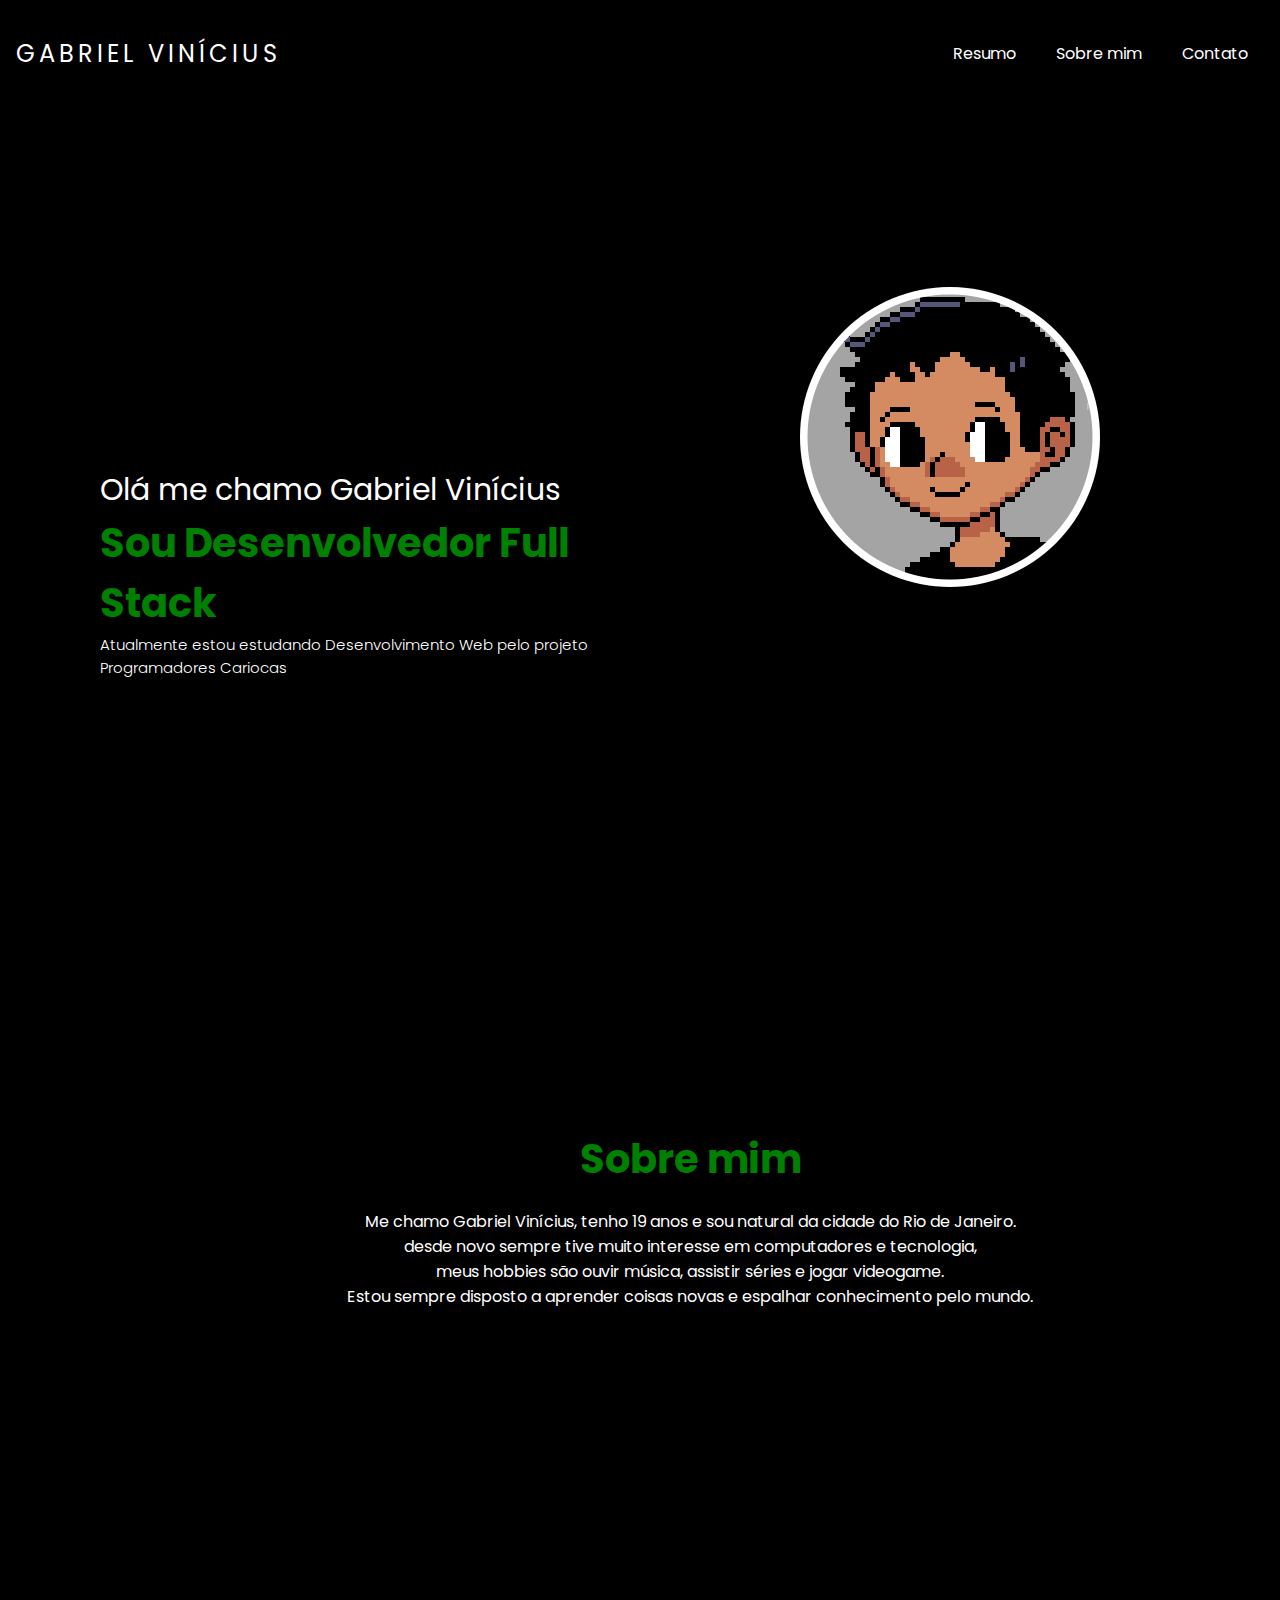
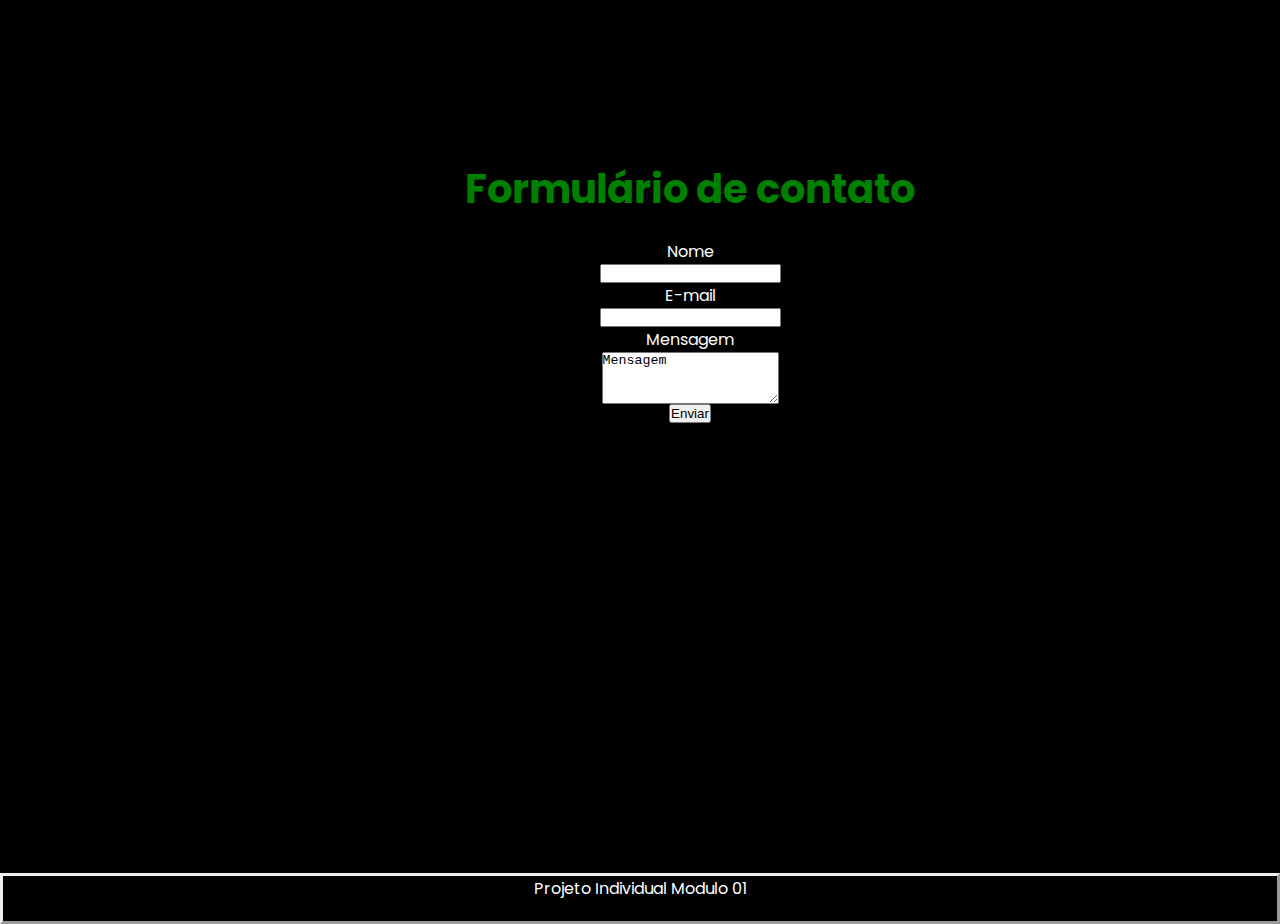
<file: portfolio/index.html>
<!DOCTYPE html>
<html lang="en">
  <head>
    <meta charset="UTF-8" />
    <meta http-equiv="X-UA-Compatible" content="IE=edge" />
    <meta name="viewport" content="width=device-width, initial-scale=1.0" />
    <title>Portfolio</title>
    <link rel="stylesheet" href=".//css/style.css" />
    <link rel="preconnect" href="https://fonts.googleapis.com">
    <link rel="preconnect" href="https://fonts.gstatic.com" crossorigin>
    <link href="https://fonts.googleapis.com/css2?family=Poppins:wght@300;400;600;700&display=swap" rel="stylesheet">
    <link rel="shortcut icon" href=".//imagens/logo3.png" type="image/x-icon">
  </head>
  <body>
    <header class="header">
      <a href=".//index.html" class="logo">Gabriel Vinícius</a>
      <nav class="nav">
        <button
          class="btn-menu"
          aria-label="Abrir Menu"
          aria-haspopup="true"
          aria-controls="menu"
          aria-expanded="false"
        >
        <span class="hamburger"></span>
        </button>
        <!-- <input type="checkbox" id="checkbox" class="checkbox" />
        <label for="checkbox" class="label-menu"
          >Menu<span class="hamburger"></span
        ></label> -->
        <ul class="menu" id="menu" role="menu">
          <li><a href=".//index.html">Resumo</a></li>
          <li><a href="#sobreMim">Sobre mim</a></li>
          <li><a href="#fim">Contato</a></li>
        </ul>
      </nav>
    </header>
    <main>
        <img src=".//imagens/eu3.png" alt="eu">
        <div id="textosResumo">
<h3>Olá me chamo Gabriel Vinícius</h3>
<h1>Sou Desenvolvedor Full Stack</h1>
<h5>Atualmente estou estudando Desenvolvimento Web pelo projeto Programadores Cariocas</h5>
</div>


<div id="sobreMim">
    <h1>Sobre mim</h1>
    <p>Me chamo Gabriel Vinícius, tenho 19 anos e sou natural da cidade do Rio de Janeiro.</p>  
        <p>desde novo sempre tive muito interesse em computadores e tecnologia,</p>
<p>meus hobbies são ouvir música, assistir séries e jogar videogame.</p>
<p>Estou sempre disposto a aprender coisas novas e espalhar conhecimento pelo mundo.</p>

<div id="contato">
<h1>Formulário de contato</h1>
<div id="formularioDeContato">
<label for="name">Nome</label>
<input type="text" name="name" id="name" />
<label for="email">E-mail</label>
<input type="email" name="email" id="email" />
<label for="message">Mensagem</label>
<textarea name="message">Mensagem</textarea>
<button type="submit">Enviar</button>
</div>
</div>
    </main>

    <footer id="fim">
      <p>Projeto Individual Modulo 01</p>
  </footer>

  </body>
</html>
</file>
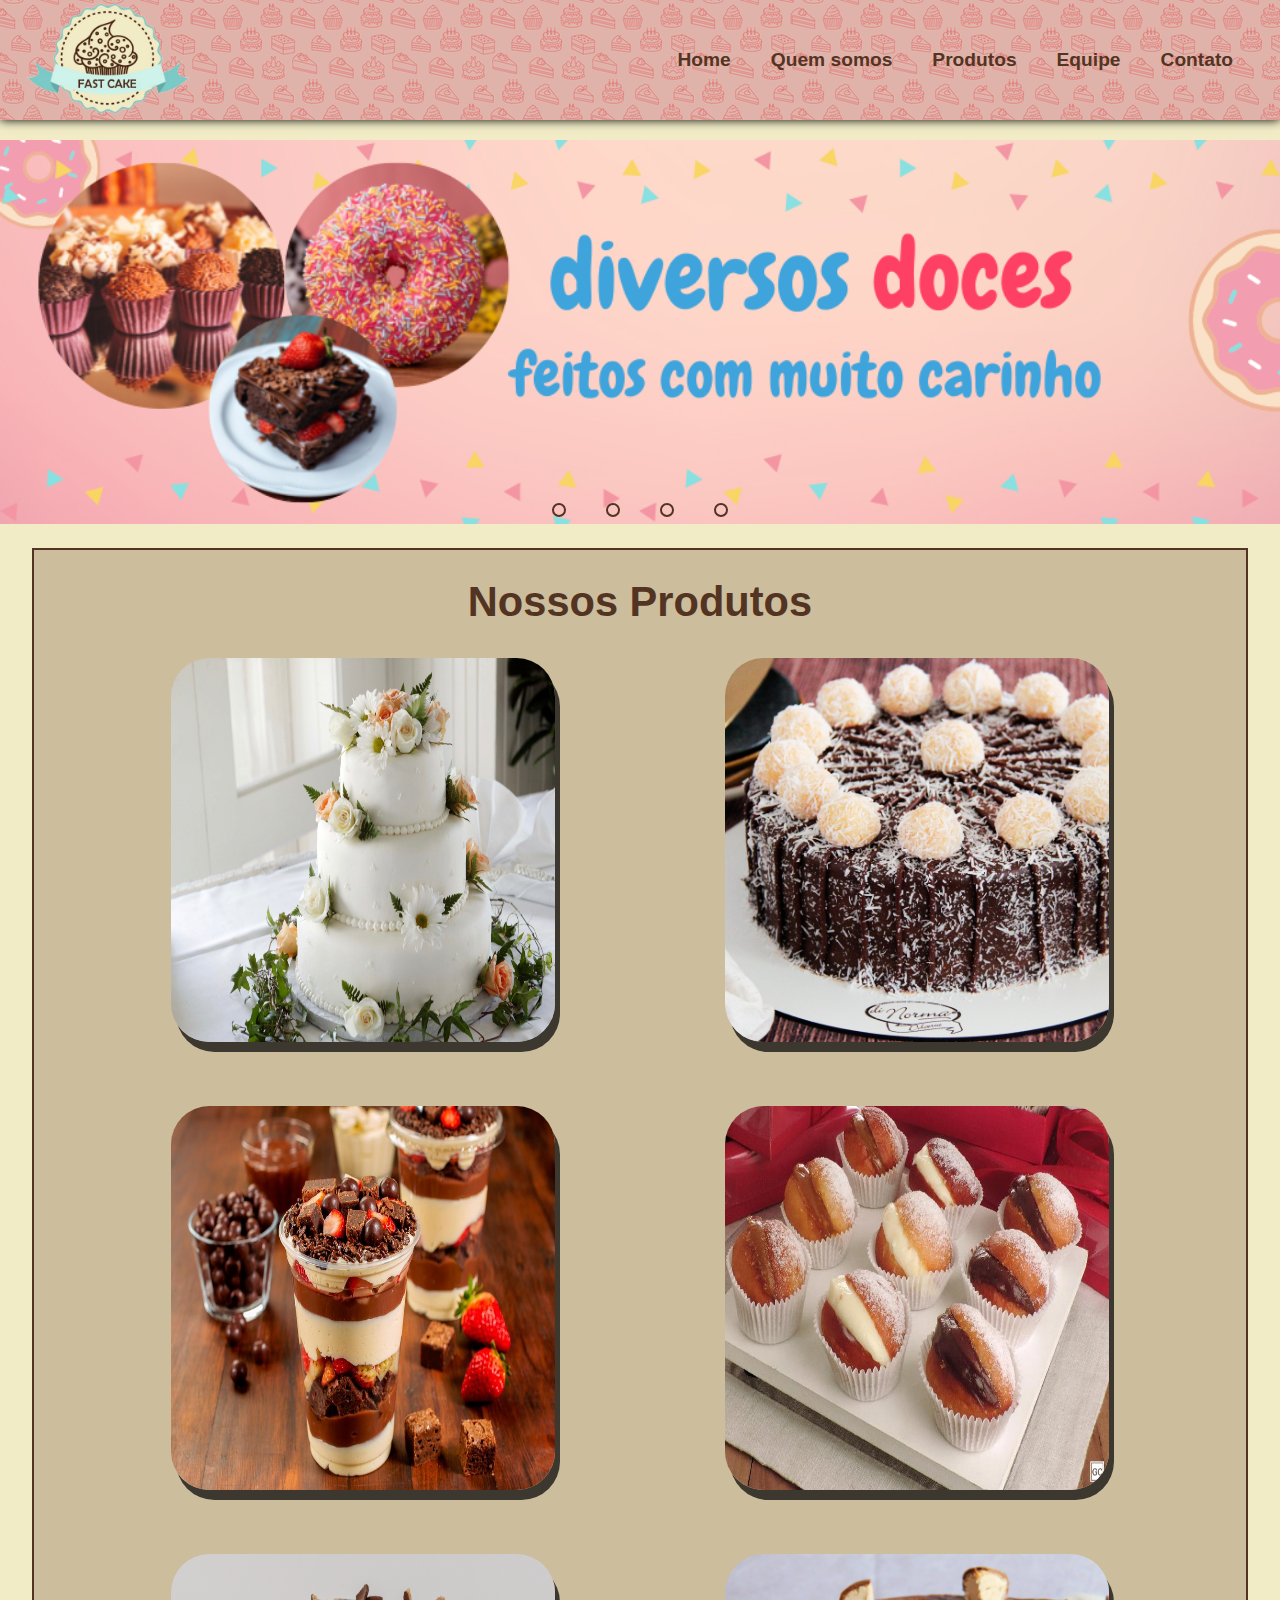
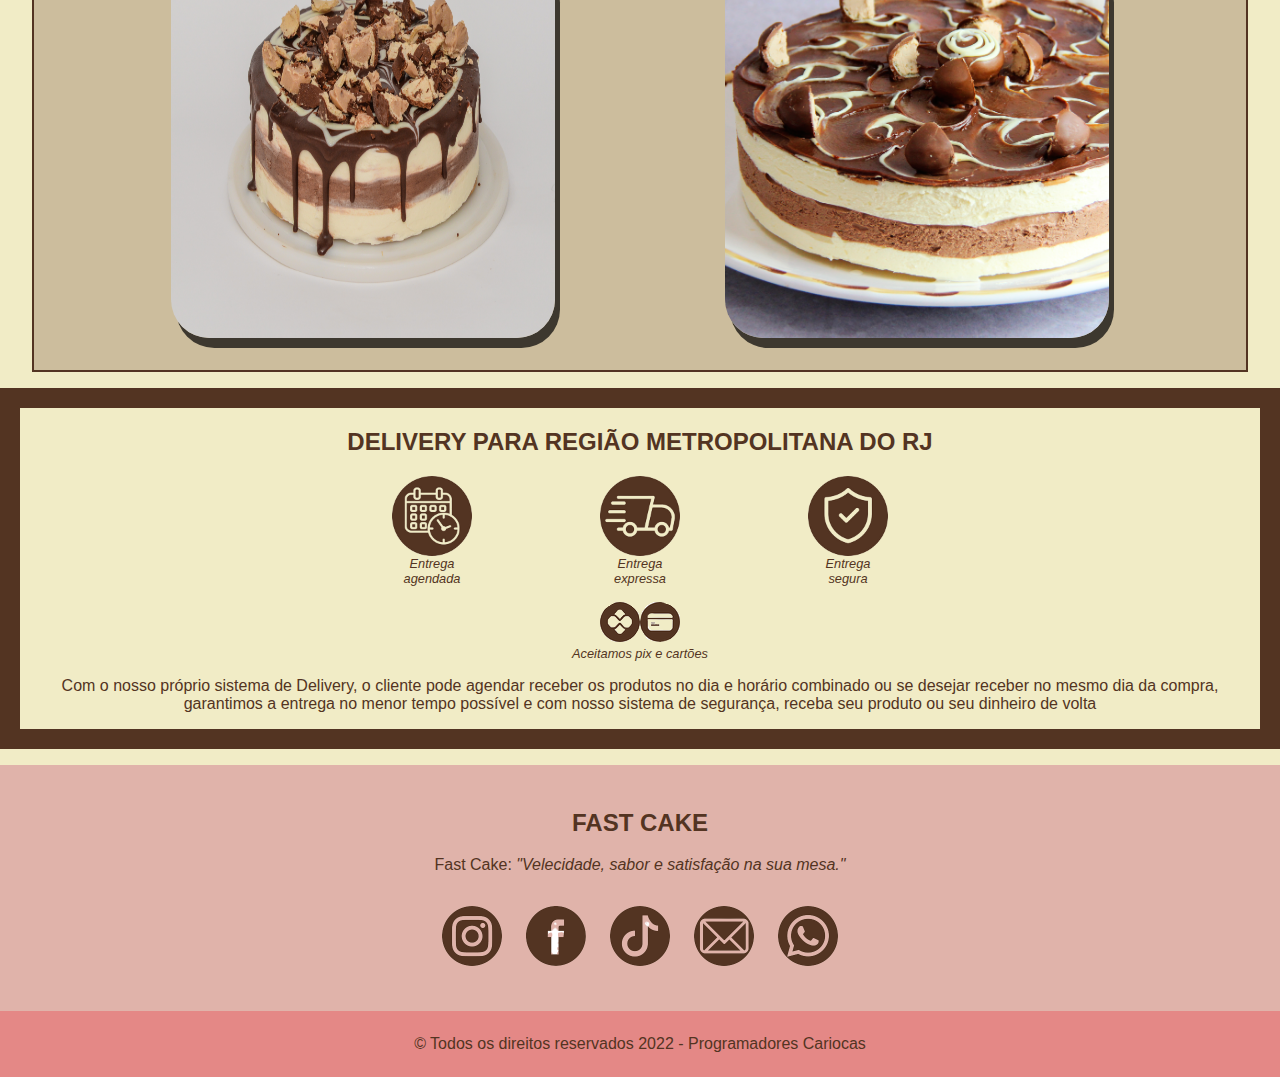
<file: Projeto 2/index.html>
<!DOCTYPE html>
<html lang="pt-br">

<head>
    <meta charset="UTF-8">
    <meta http-equiv="X-UA-Compatible" content="IE=edge">
    <meta name="viewport" content="width=device-width, initial-scale=1.0">
    <title>Fast Cake</title>
    <link rel="stylesheet" href="css/index.css">

</head>

<body>

    <div id="header">
        <a id="logo" href="/index.html"><img width="180px" src="imagens/LOGO.png" alt=""></a>
        <div id="nav">
            <input type="checkbox" id="checkbox" class="checkbox"><label for="checkbox" class="label-menu">Menu <span class="hamburger"></span></label>
            <ul id="menu">
                <li><a href="/index.html">Home</a></li>
                <li><a href="/sobrenos.html">Quem somos</a></li>
                <li><a href="/Produto.html">Produtos</a></li>
                <li><a href="/nossa-equipe.html">Equipe</a></li>
                <li><a href="/contato.html">Contato</a></li>
            </ul>
        </div>
    </div> 

    <div id="slideshow">

        <div class="slides">
            <input type="radio" name="btn-img" id="radio1">
            <input type="radio" name="btn-img" id="radio2">
            <input type="radio" name="btn-img" id="radio3">
            <input type="radio" name="btn-img" id="radio4">

            <div class="img1 primeiro">
                <img src="imagens/slide/sld1.png" alt="imagem-1">
            </div>
            <div class="img1">
                <img src="imagens/slide/sld2.png" alt="imagem-2">
            </div>
            <div class="img1">
                <img src="imagens/slide/sld3.png" alt="imagem-3">
            </div>
            <div class="img1">
                <img src="imagens/slide/sld4.png" alt="imagem-4">
            </div>

            <!--<div class="navegacao-auto">
                <div class="auto-btn1"></div>
                <div class="auto-btn2"></div>
                <div class="auto-btn3"></div>
                <div class="auto-btn4"></div>
            </div>-->
            
        </div>

        <div class="navegacao">
            <label class="manual-btn" id="manual-btn1" for="radio1"></label>
            <label class="manual-btn" id="manual-btn2" for="radio2"></label>
            <label class="manual-btn" id="manual-btn3" for="radio3"></label>
            <label class="manual-btn" id="manual-btn4" for="radio4"></label>
        </div>
    </div>
    

    <div id="container">
        <h1>Nossos Produtos</h1>
        <div class="lista">
            <div class="seclist">
                <img src="/imagens/Produtos/bolos_personalizados/casamento1.jpg" alt="">
                <div class="centro">Bolos Personalizados</div>
            </div>
            <div class="seclist">
                <img src="/imagens/Produtos/bolos/prestigio1.png" alt="">
                <div class="centro">Bolos Caseiros</div>
            </div>
        </div>
        <div class="lista">
            <div class="seclist">
                <img src="/imagens/Produtos/doces/copo-felicidade1.jpg" alt="">
                <div class="centro">Gulosemas</div>
            </div>
            <div class="seclist">
                <img src="/imagens/Produtos/doces_padaria/minissonho-recheado1.jpg" alt="">
                <div class="centro">Doces de Padaria</div>
            </div>
        </div>
        <div class="lista">
            <div class="seclist">
                <img src="/imagens/Produtos/tortas/bombom1.jpg" alt="">
                <div class="centro">Tortas</div>
            </div>
            <div class="seclist">
                <img src="/imagens/Produtos/sobremesas/pave-russa1.png" alt="">
                <div class="centro">Sobremesas</div>
            </div>
        </div>
    </div>

    <div id="delivery">
        <h2>DELIVERY PARA REGIÃO METROPOLITANA DO RJ</h2>
        <div id="dlvr-icons">
            <img src="imagens/delivery/agendamento.png" alt="">
            <img src="imagens/delivery/caminhao.png" alt="">
            <img src="imagens/delivery/seguro.png" alt="">
        </div>
        <div id="dlvr-texto">
           <div>Entrega agendada</div>
           <div>Entrega expressa</div>
           <div>Entrega segura</div>
        </div>
        <img style="margin-top: 16px;" src="imagens/delivery/pagamento.png" alt="">
        <div style="font-style: italic; font-size:0.8rem;">Aceitamos pix e cartões</div>
        <p style="padding: 0 2rem;">Com o nosso próprio sistema de Delivery, o cliente pode agendar receber os produtos no dia e horário combinado ou se desejar receber no mesmo dia da compra, garantimos a entrega no menor tempo possível e com nosso sistema de segurança, receba seu produto ou seu dinheiro de volta</p>
    </div>

    <div id="rodape">
        <div class="rdp1">
            <h2>FAST CAKE</h2>
            <p>Fast Cake: <em>"Velecidade, sabor e satisfação na sua mesa."</em></p>
                <div id="icon">
                    <ul id="list-icon">
                        <li><a href=""><img src="imagens/rodape/insta.png" alt=""></a></li>
                        <li><a href=""><img src="imagens/rodape/facebook.png" alt=""></a></li>
                        <li><a href=""><img src="imagens/rodape/tiktok.png" alt=""></a></li>
                        <li><a href=""><img src="imagens/rodape/gmail.png" alt=""></a></li>
                        <li><a href=""><img src="imagens/rodape/whatsapp.png" alt=""></a></li>
                    </ul>
                </div>
        </div>
        <div class="rdp2">
            <p>&copy; Todos os direitos reservados 2022 - Programadores Cariocas</p>
        </div>
    </div>


    <script>
        let count = 1;
        document.getElementById('radio1').checked = true;
        
        setInterval( function(){
            nextImage();
        }, 5000)

        function nextImage(){
            count++;
            if(count>4){
                count = 1;
            }

            document.getElementById("radio"+count).checked = true;
        }
    </script>


</body>

</html>
</file>
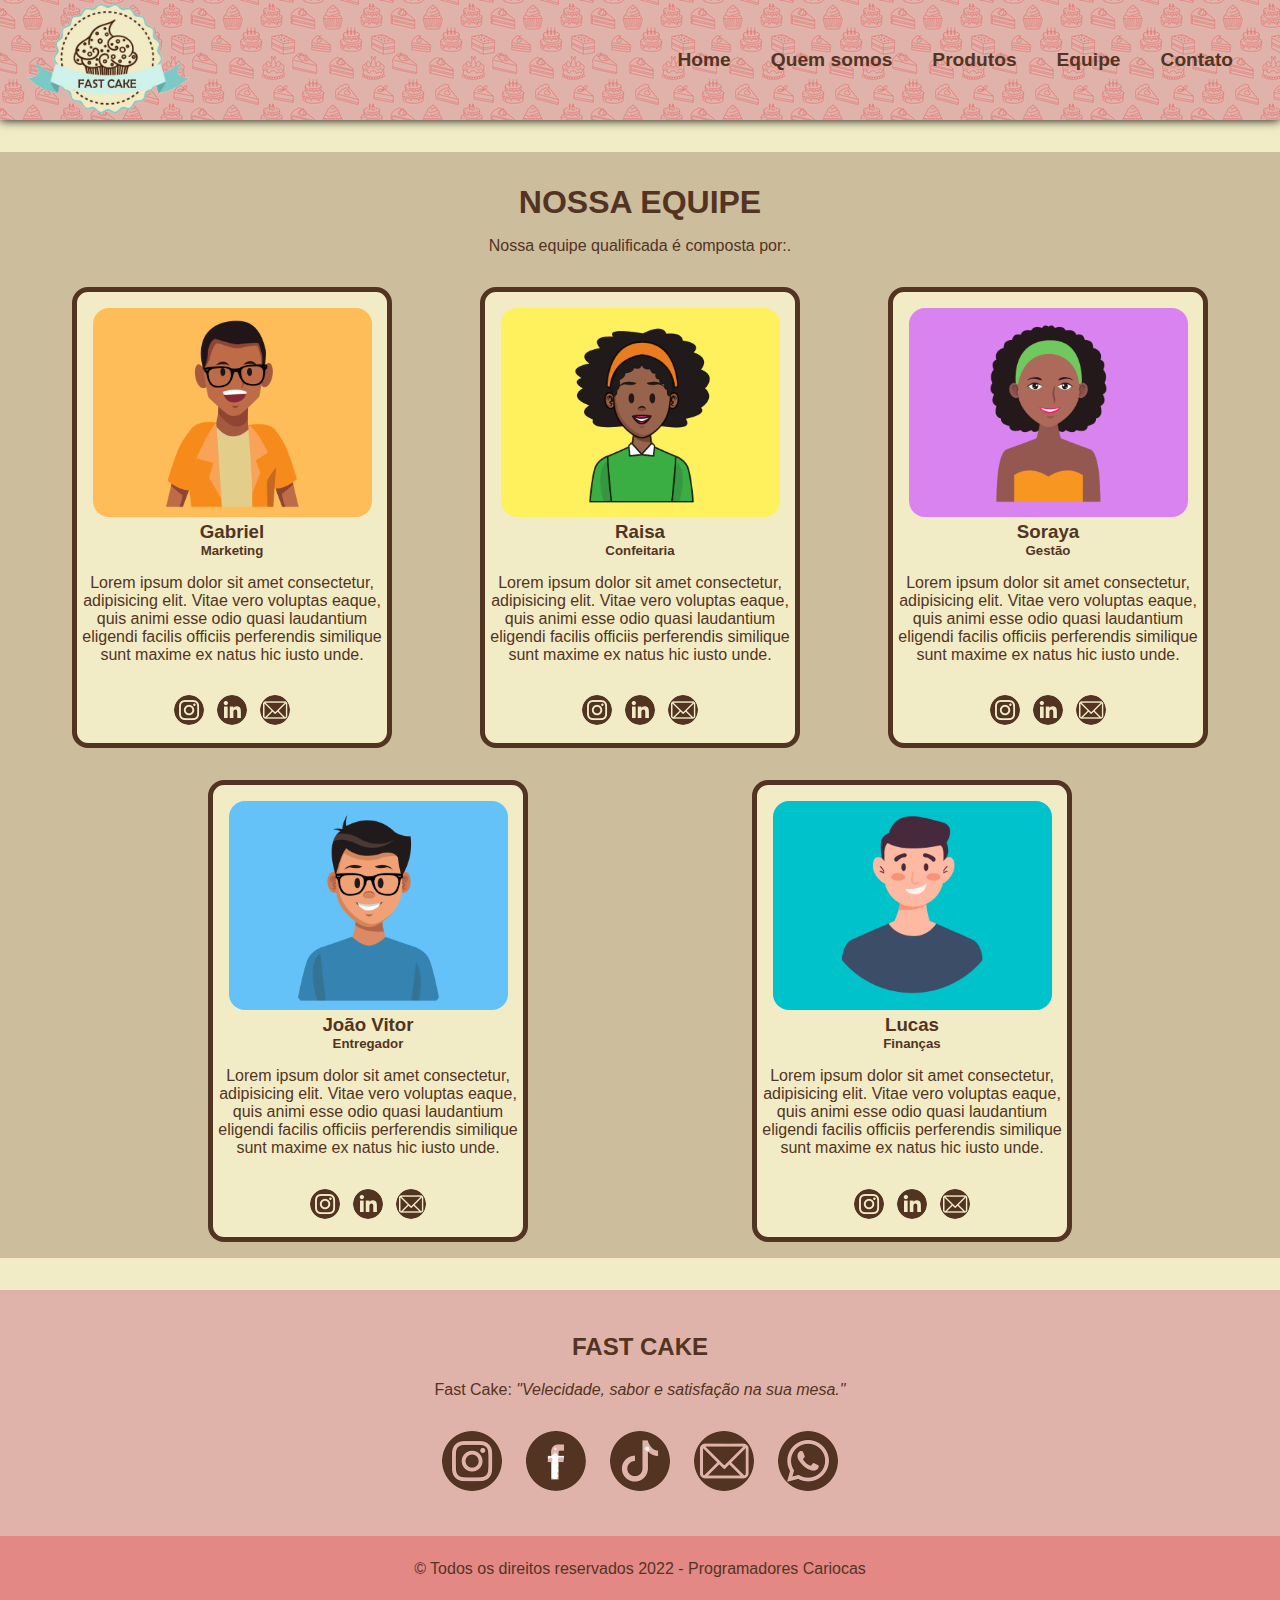
<file: Projeto 2/nossa-equipe.html>
<!DOCTYPE html>
<html lang="pt-br">
<head>
    <meta charset="UTF-8">
    <meta http-equiv="X-UA-Compatible" content="IE=edge">
    <meta name="viewport" content="width=device-width, initial-scale=1.0">
    <title>Fast Cake - Nossa Equipe</title>
    <link rel="stylesheet" href="css/nossa-equipe.css">
</head>
<body>
    <div id="header">
        <a id="logo" href="/index.html"><img width="180px" src="imagens/LOGO.png" alt=""></a>
        <div id="nav">
            <input type="checkbox" id="checkbox" class="checkbox"><label for="checkbox" class="label-menu">Menu <span class="hamburger"></span></label>
            <ul id="menu">
                <li><a href="/index.html">Home</a></li>
                <li><a href="/sobrenos.html">Quem somos</a></li>
                <li><a href="/Produto.html">Produtos</a></li>
                <li><a href="/nossa-equipe.html">Equipe</a></li>
                <li><a href="/contato.html">Contato</a></li>
            </ul>
        </div>
    </div> 
    
    <div id="container">
        <h1>NOSSA EQUIPE</h1>
        <p>Nossa equipe qualificada é composta por:.</p>
        <div id="team">
            <div class="members">
                <img src="imagens/equipe/1.png" alt="">
                <h3>Gabriel</h3>
                <h5>Marketing</h5>
                <p>Lorem ipsum dolor sit amet consectetur, adipisicing elit. Vitae vero voluptas eaque, quis animi esse odio quasi laudantium eligendi facilis officiis perferendis similique sunt maxime ex natus hic iusto unde.</p>
                <div class="social">
                    <img src="imagens/equipe/insta.png" alt="">
                    <img src="imagens/equipe/linkedin.png" alt="">
                    <img src="imagens/equipe/gmail.png" alt="">
                </div>
            </div>
            <div class="members">
                <img src="imagens/equipe/2.png" alt="">
                <h3>Raisa</h3>
                <h5>Confeitaria</h5>
                <p>Lorem ipsum dolor sit amet consectetur, adipisicing elit. Vitae vero voluptas eaque, quis animi esse odio quasi laudantium eligendi facilis officiis perferendis similique sunt maxime ex natus hic iusto unde.</p>
                <div class="social">
                    <img src="imagens/equipe/insta.png" alt="">
                    <img src="imagens/equipe/linkedin.png" alt="">
                    <img src="imagens/equipe/gmail.png" alt="">
                </div>
            </div>
            <div class="members">
                <img src="imagens/equipe/3.png" alt="">
                <h3>Soraya</h3>
                <h5>Gestão</h5>
                <p>Lorem ipsum dolor sit amet consectetur, adipisicing elit. Vitae vero voluptas eaque, quis animi esse odio quasi laudantium eligendi facilis officiis perferendis similique sunt maxime ex natus hic iusto unde.</p>
                <div class="social">
                    <img src="imagens/equipe/insta.png" alt="">
                    <img src="imagens/equipe/linkedin.png" alt="">
                    <img src="imagens/equipe/gmail.png" alt="">
                </div>
            </div>
            <div class="members">
                <img src="imagens/equipe/4.png" alt="">
                <h3>João Vitor</h3>
                <h5>Entregador</h5>
                <p>Lorem ipsum dolor sit amet consectetur, adipisicing elit. Vitae vero voluptas eaque, quis animi esse odio quasi laudantium eligendi facilis officiis perferendis similique sunt maxime ex natus hic iusto unde.</p>
                <div class="social">
                    <img src="imagens/equipe/insta.png" alt="">
                    <img src="imagens/equipe/linkedin.png" alt="">
                    <img src="imagens/equipe/gmail.png" alt="">
                </div>
            </div>
            <div class="members">
                <img src="imagens/equipe/5.png" alt="">
                <h3>Lucas</h3>
                <h5>Finanças</h5>
                <p>Lorem ipsum dolor sit amet consectetur, adipisicing elit. Vitae vero voluptas eaque, quis animi esse odio quasi laudantium eligendi facilis officiis perferendis similique sunt maxime ex natus hic iusto unde.</p>
                <div class="social">
                    <img src="imagens/equipe/insta.png" alt="">
                    <img src="imagens/equipe/linkedin.png" alt="">
                    <img src="imagens/equipe/gmail.png" alt="">
                </div>
            </div>
        </div>
    </div>

    <div id="rodape">
        <div class="rdp1">
            <h2>FAST CAKE</h2>
            <p>Fast Cake: <em>"Velecidade, sabor e satisfação na sua mesa."</em></p>
                <div id="icon">
                    <ul id="list-icon">
                        <li><a href=""><img src="imagens/rodape/insta.png" alt=""></a></li>
                        <li><a href=""><img src="imagens/rodape/facebook.png" alt=""></a></li>
                        <li><a href=""><img src="imagens/rodape/tiktok.png" alt=""></a></li>
                        <li><a href=""><img src="imagens/rodape/gmail.png" alt=""></a></li>
                        <li><a href=""><img src="imagens/rodape/whatsapp.png" alt=""></a></li>
                    </ul>
                </div>
        </div>
        <div class="rdp2">
            <p>&copy; Todos os direitos reservados 2022 - Programadores Cariocas</p>
        </div>
    </div>
</body>
</html>
</file>
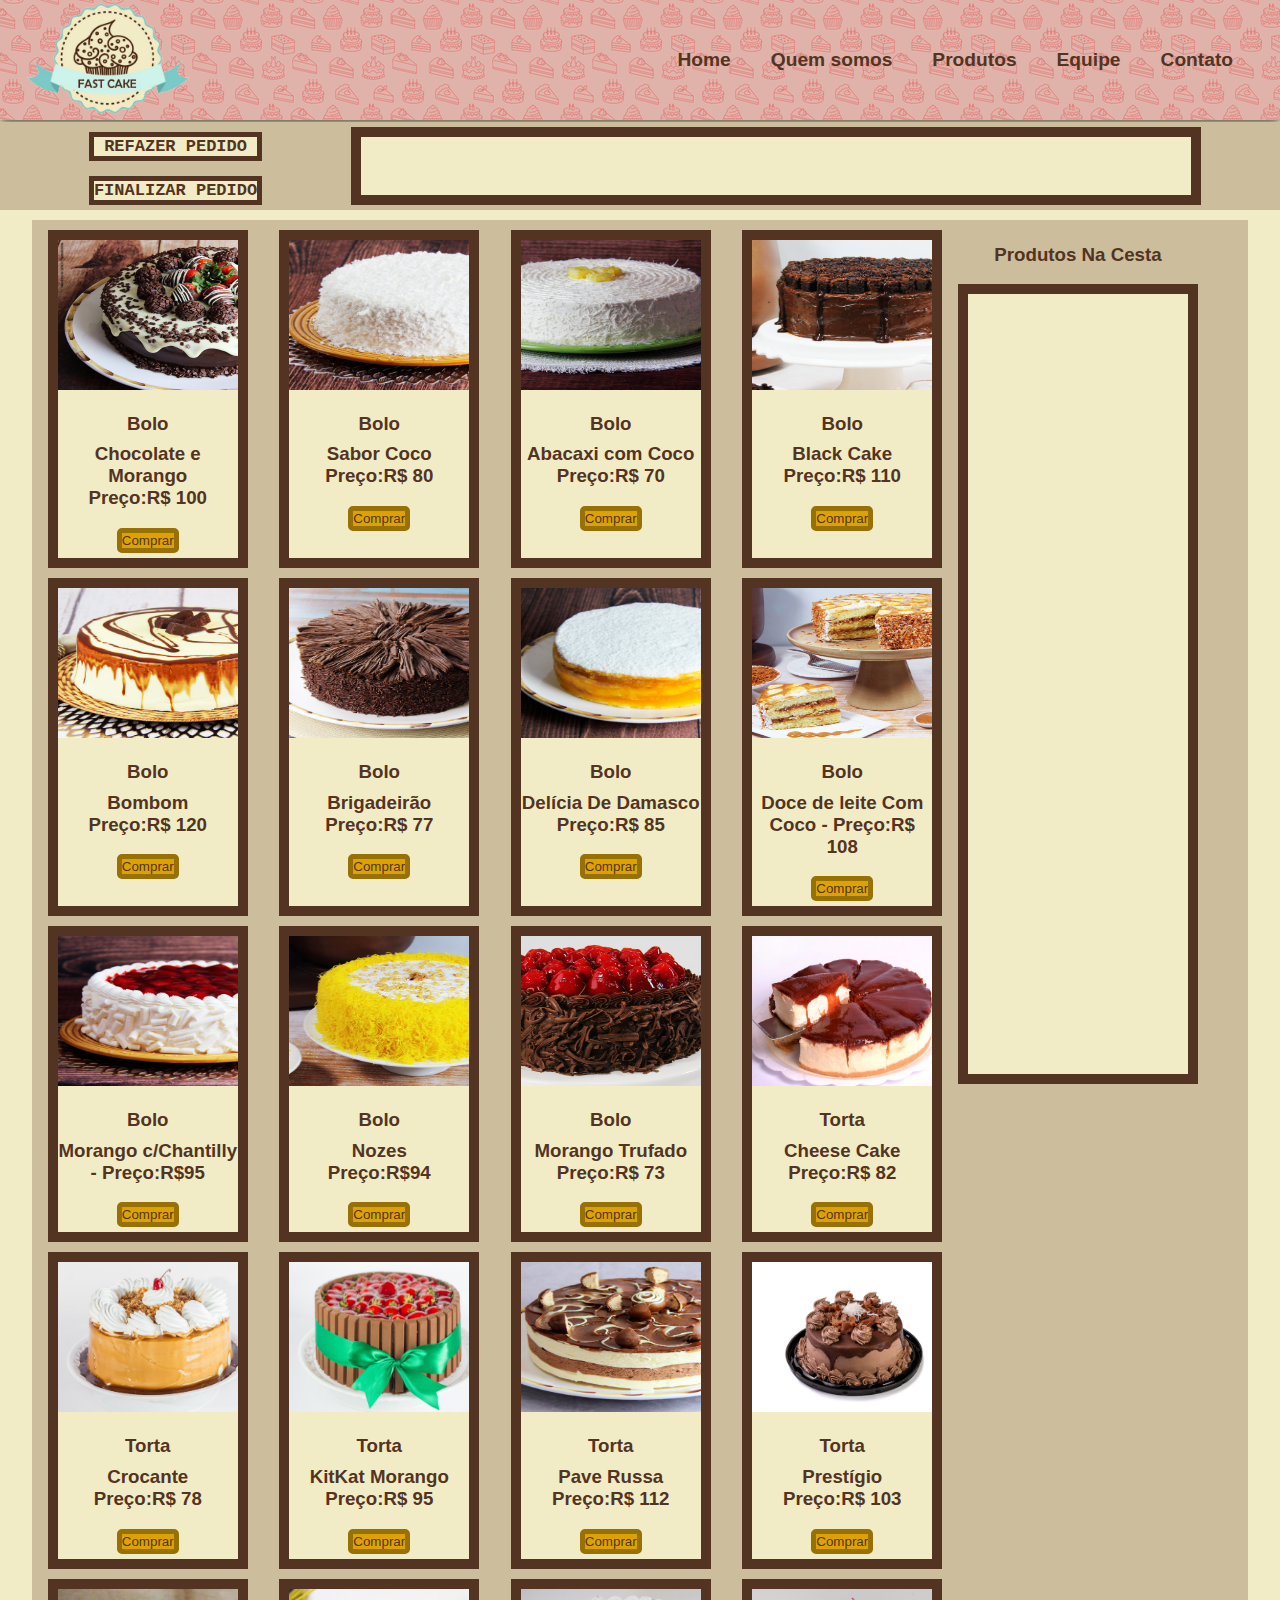
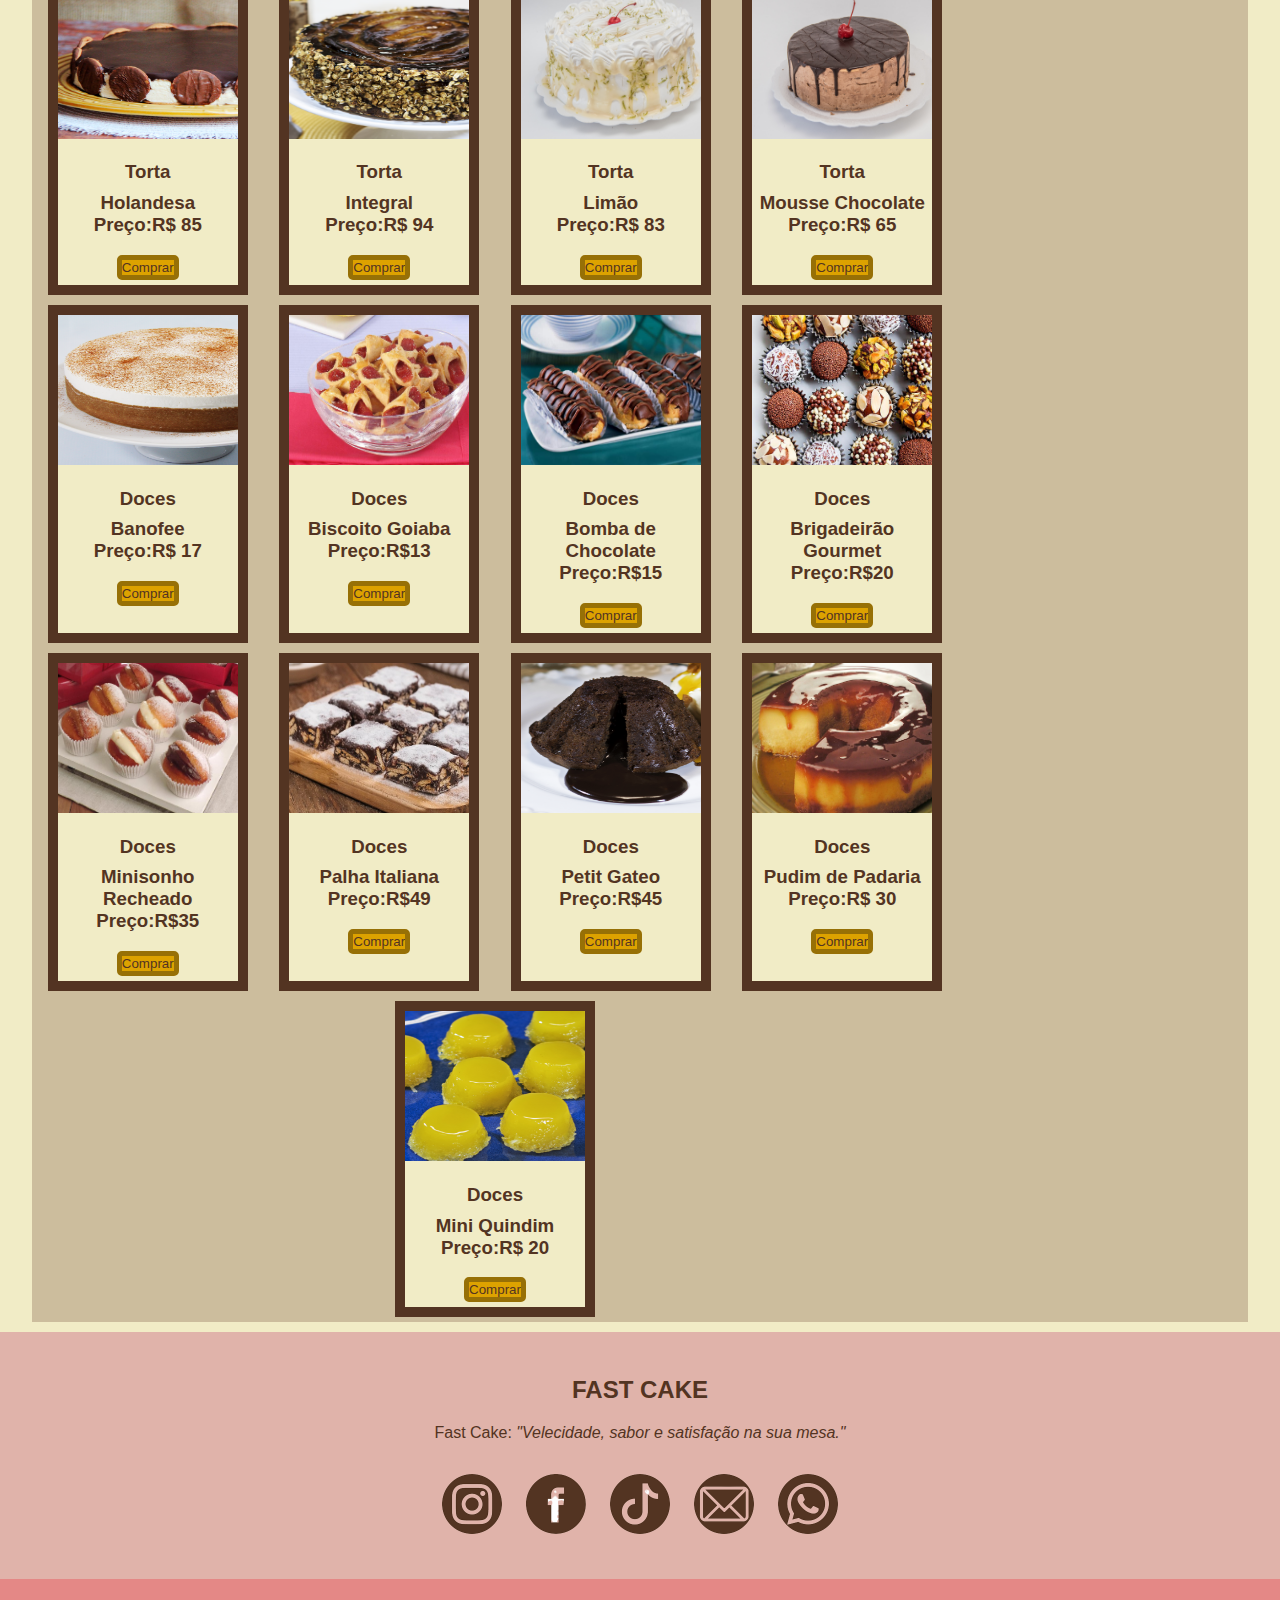
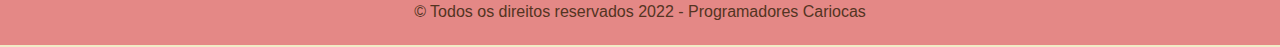
<file: Projeto 2/Produto.html>
<!DOCTYPE html>
<html lang="en">
<head>
    <meta charset="UTF-8">
    <meta http-equiv="X-UA-Compatible" content="IE=edge">
    <meta name="viewport" content="width=device-width, initial-scale=1.0">
    <link rel="stylesheet" href="css/estiloprod.css">
    <title>Document</title>
</head>
<body>
    <div id="header">
        <a id="logo" href="/index.html"><img width="180px" src="imagens/LOGO.png" alt=""></a>
        <div id="nav">
            <input type="checkbox" id="checkbox" class="checkbox"><label for="checkbox" class="label-menu">Menu <span class="hamburger"></span></label>
            <ul id="menu">
                <li><a href="/index.html">Home</a></li>
                <li><a href="/sobrenos.html">Quem somos</a></li>
                <li><a href="/Produto.html">Produtos</a></li>
                <li><a href="/nossa-equipe.html">Equipe</a></li>
                <li><a href="/contato.html">Contato</a></li>
            </ul>
        </div>
    </div> 


    <div id="containermaster">
        <div class="botoesrpf">
            <div class="botoesemlinha">
                <input class="bllebpf" type="button" value="REFAZER PEDIDO" onclick="limpar(lista,valores)">
                <input class="bllebpf" type="button" value="FINALIZAR PEDIDO" onclick="pedidofechado(valores)">
            </div>
            <div id="pfechado"></div>
        </div>

        <div id="container-em-linha">
            <div class="bloco2">
                <div id="container2">
                    <div class="bolos">
                        <img class="imagemb" src="imagens/Produtos/bolos/chocoemorango.png" alt="bolo1">
                        <h3 class="titulo">Bolo</h3>
                        <h3>Chocolate e Morango<br>Preço:R$ <span class="v1">100</span></h3>
                        <div><input class ="styleb" type="button" value="Comprar" onclick="compreibolo1()"></div>
                    </div>

                    <div class="bolos">
                        <img class="imagemb" src="imagens/Produtos/bolos/coco.png" alt="bolo2">
                        <h3 class="titulo">Bolo</h3>
                        <h3>Sabor Coco<br>Preço:R$ <span class="v2">80</span></h3>
                        <div><input class ="styleb" type="button" value="Comprar" onclick="compreibolo2()"></div>
                    </div>

                    <div class="bolos">
                        <img class="imagemb" src="imagens/Produtos/bolos/abacaxi-com-coco.png" alt="bolo3">
                        <h3 class="titulo">Bolo</h3>
                        <h3>Abacaxi com Coco<br>Preço:R$ <span class="v3">70</span></h3>
                        <div><input class ="styleb" type="button"value="Comprar" onclick="compreibolo3()"></div>
                    </div>

                    <div class="bolos">
                        <img class="imagemb" src="imagens/Produtos/bolos/black-cake.png" alt="bolo4">
                        <h3 class="titulo">Bolo</h3>
                        <h3>Black Cake<br> Preço:R$ <span class="v4">110</span></h3>
                        <div><input class ="styleb" type="button"value="Comprar" onclick="compreibolo4()"></div>
                    </div>

                    <div class="bolos">
                        <img class="imagemb" src="imagens/Produtos/bolos/bombom.png" alt="bolo5">
                        <h3 class="titulo">Bolo</h3>
                        <h3>Bombom<br> Preço:R$ <span class="v5">120</span></h3>
                        <div><input class ="styleb" type="button"value="Comprar" onclick="compreibolo5()"></div>
                    </div>

                    <div class="bolos">
                        <img class="imagemb" src="imagens/Produtos/bolos/brigadeirao.png" alt="bolo6">
                        <h3 class="titulo">Bolo</h3>
                        <h3>Brigadeirão<br> Preço:R$ <span class="v6">77</span></h3>
                        <div><input class ="styleb" type="button"value="Comprar" onclick="compreibolo6()"></div>
                    </div>

                    <div class="bolos">
                        <img class="imagemb" src="imagens/Produtos/bolos/delicia-damasco.png" alt="bolo7">
                        <h3 class="titulo">Bolo</h3>
                        <h3>Delícia De Damasco <br> Preço:R$ <span class="v7">85</span></h3>
                        <div><input class ="styleb" type="button"value="Comprar" onclick="compreibolo7()"></div>
                    </div>

                    <div class="bolos">
                        <img class="imagemb" src="imagens/Produtos/bolos/doce-leite-coco.png" alt="bolo8">
                        <h3 class="titulo">Bolo</h3>
                        <h3>Doce de leite Com Coco - Preço:R$ <span class="v8">108</span></h3>
                        <div><input class ="styleb" type="button"value="Comprar" onclick="compreibolo8()"></div>
                    </div>

                    <div class="bolos">
                        <img class="imagemb" src="imagens/Produtos/bolos/morango-chantilly.png" alt="bolo9">
                        <h3 class="titulo">Bolo</h3>
                        <h3>Morango c/Chantilly - Preço:R$<span class="v9">95</span></h3>
                        <div><input class ="styleb" type="button"value="Comprar" onclick="compreibolo9()"></div>
                    </div>

                    <div class="bolos">
                        <img class="imagemb" src="imagens/Produtos/bolos/nozes.png" alt="bolo10">
                        <h3 class="titulo">Bolo</h3>
                        <h3>Nozes <br> Preço:R$<span class="v10">94</span></h3>
                        <div><input class ="styleb" type="button"value="Comprar" onclick="compreibolo10()"></div>
                    </div>

                    <div class="bolos">
                        <img class="imagemb" src="imagens/Produtos/bolos/morango-trufado.png" alt="bolo11">
                        <h3 class="titulo">Bolo</h3>
                        <h3>Morango Trufado <br> Preço:R$ <span class="v11">73</span></h3>
                        <div><input class ="styleb" type="button"value="Comprar" onclick="compreibolo11()"></div>
                    </div>

                    <div class="bolos">
                        <img class="imagemb" src="imagens/Produtos/sobremesas/cheese-cake.jpeg" alt="bolo12">
                        <h3 class="titulo">Torta</h3>
                        <h3>Cheese Cake<br>Preço:R$ <span class="v12">82</span></h3>
                        <div><input class ="styleb" type="button"value="Comprar" onclick="compreibolo12()"></div>
                    </div>

                    <div class="bolos">
                        <img class="imagemb" src="imagens/Produtos/tortas/crocante.jpg" alt="bolo13">
                        <h3 class="titulo">Torta</h3>
                        <h3>Crocante<br>Preço:R$ <span class="v13">78</span></h3>
                        <div><input class ="styleb" type="button"value="Comprar" onclick="compreibolo13()"></div>
                    </div>

                    <div class="bolos">
                        <img class="imagemb" src="imagens/Produtos/tortas/kitkat-morango.jpg" alt="bolo14">
                        <h3 class="titulo">Torta</h3>
                        <h3>KitKat Morango<br>Preço:R$ <span class="v14">95</span></h3>
                        <div><input class ="styleb" type="button"value="Comprar" onclick="compreibolo14()"></div>
                    </div>

                    <div class="bolos">
                        <img class="imagemb" src="imagens/Produtos/sobremesas/pave-russa1.png" alt="bolo15">
                        <h3 class="titulo">Torta</h3>
                        <h3>Pave Russa<br>Preço:R$ <span class="v15">112</span></h3>
                        <div><input class ="styleb" type="button"value="Comprar" onclick="compreibolo15()"></div>
                    </div>

                    <div class="bolos">
                        <img class="imagemb" src="imagens/Produtos/tortas/prestigio.jpg" alt="bolo16">
                        <h3 class="titulo">Torta</h3>
                        <h3>Prestígio<br>Preço:R$ <span class="v16">103</span></h3>
                        <div><input class ="styleb" type="button"value="Comprar" onclick="compreibolo16()"></div>
                    </div>

                    <div class="bolos">
                        <img class="imagemb" src="imagens/Produtos/sobremesas/torta-holandesa.png" alt="bolo17">
                        <h3 class="titulo">Torta</h3>
                        <h3>Holandesa <br>Preço:R$ <span class="v17">85</span></h3>
                        <div><input class ="styleb" type="button"value="Comprar" onclick="compreibolo17()"></div>
                    </div>

                    <div class="bolos">
                        <img class="imagemb" src="imagens/Produtos/sobremesas/torta-Integral.png" alt="bolo18">
                        <h3 class="titulo">Torta</h3>
                        <h3>Integral <br>Preço:R$ <span class="v18">94</span></h3>
                        <div><input class ="styleb" type="button"value="Comprar" onclick="compreibolo18()"></div>
                    </div>

                    <div class="bolos">
                        <img class="imagemb" src="imagens/Produtos/tortas/torta-limao.jpg" alt="bolo19">
                        <h3 class="titulo">Torta</h3>
                        <h3>Limão<br> Preço:R$ <span class="v19">83</span></h3>
                        <div><input class ="styleb" type="button"value="Comprar" onclick="compreibolo19()"></div>
                    </div>

                    <div class="bolos">
                        <img class="imagemb" src="imagens/Produtos/sobremesas/torta-mousse-choco.jpg" alt="bolo20">
                        <h3 class="titulo">Torta</h3>
                        <h3>Mousse Chocolate<br> Preço:R$ <span class="v20">65</span></h3>
                        <div><input class ="styleb" type="button"value="Comprar" onclick="compreibolo20()"></div>
                    </div>

                    <div class="bolos">
                        <img class="imagemb" src="imagens/Produtos/sobremesas/Banofee.png" alt="bolo21">
                        <h3 class="titulo">Doces</h3>
                        <h3>Banofee <br>Preço:R$ <span class="v21">17</span></h3>
                        <div><input class ="styleb" type="button"value="Comprar" onclick="compreibolo21()"></div>
                    </div>

                    <div class="bolos">
                        <img class="imagemb" src="imagens/Produtos/doces_padaria/biscoito-goiaba.jpg" alt="bolo22">
                        <h3 class="titulo">Doces</h3>
                        <h3>Biscoito Goiaba <br> Preço:R$<span class="v22">13</span></h3>
                        <div><input class ="styleb" type="button"value="Comprar" onclick="compreibolo22()"></div>
                    </div>

                    <div class="bolos">
                        <img class="imagemb" src="imagens/Produtos/doces_padaria/bomba-de-chocolate.jpg" alt="bolo23">
                        <h3 class="titulo">Doces</h3>
                        <h3>Bomba de Chocolate<br> Preço:R$<span class="v23">15</span></h3>
                        <div><input class ="styleb" type="button"value="Comprar" onclick="compreibolo23()"></div>
                    </div>

                    <div class="bolos">
                        <img class="imagemb" src="imagens/Produtos/doces/brigadeiro-gourmet.jpg" alt="bolo24">
                        <h3 class="titulo">Doces</h3>
                        <h3>Brigadeirão Gourmet <br>Preço:R$<span class="v24">20</span></h3>
                        <div><input class ="styleb" type="button"value="Comprar" onclick="compreibolo24()"></div>
                    </div>

                    <div class="bolos">
                        <img class="imagemb" src="imagens/Produtos/doces_padaria/minissonho-recheado1.jpg" alt="bolo25">
                        <h3 class="titulo">Doces</h3>
                        <h3>Minisonho Recheado <br>Preço:R$<span class="v25">35</span></h3>
                        <div><input class ="styleb" type="button"value="Comprar" onclick="compreibolo25()"></div>
                    </div>

                    <div class="bolos">
                        <img class="imagemb" src="imagens/Produtos/doces/palha-italiana.jpg" alt="bolo26">
                        <h3 class="titulo">Doces</h3>
                        <h3>Palha Italiana <br>Preço:R$<span class="v26">49</span></h3>
                        <div><input class ="styleb" type="button"value="Comprar" onclick="compreibolo26()"></div>
                    </div>

                    <div class="bolos">
                        <img class="imagemb" src="imagens/Produtos/sobremesas/Petit-Gateo.png" alt="bolo27">
                        <h3 class="titulo">Doces</h3>
                        <h3>Petit Gateo <br>Preço:R$<span class="v27">45</span></h3>
                        <div><input class ="styleb" type="button"value="Comprar" onclick="compreibolo27()"></div>
                    </div>

                    <div class="bolos">
                        <img class="imagemb" src="imagens/Produtos/doces_padaria/pudim-de-padaria.jpg" alt="bolo28">
                        <h3 class="titulo">Doces</h3>
                        <h3>Pudim de Padaria<br>Preço:R$ <span class="v28">30</span></h3>
                        <div><input class ="styleb" type="button"value="Comprar" onclick="compreibolo28()"></div>
                    </div>

                    <div class="bolos">
                        <img class="imagemb" src="imagens/Produtos/sobremesas/mini-quindim.png" alt="bolo29">
                        <h3 class="titulo">Doces</h3>
                        <h3>Mini Quindim<br>Preço:R$ <span class="v29">20</span></h3>
                        <div><input class ="styleb" type="button"value="Comprar" onclick="compreibolo29()"></div>
                    </div>
                </div>
            
                <div id="Produtos-adicionados">
                    <h3>Produtos Na Cesta</h3>
                    <div id="listaitens"></div>
                </div>
            </div>
        </div>
    </div>

    <div id="rodape">
        <div class="rdp1">
            <h2>FAST CAKE</h2>
            <p>Fast Cake: <em>"Velecidade, sabor e satisfação na sua mesa."</em></p>
                <div id="icon">
                    <ul id="list-icon">
                        <li><a href=""><img src="imagens/rodape/insta.png" alt=""></a></li>
                        <li><a href=""><img src="imagens/rodape/facebook.png" alt=""></a></li>
                        <li><a href=""><img src="imagens/rodape/tiktok.png" alt=""></a></li>
                        <li><a href=""><img src="imagens/rodape/gmail.png" alt=""></a></li>
                        <li><a href=""><img src="imagens/rodape/whatsapp.png" alt=""></a></li>
                    </ul>
                </div>
        </div>
        <div class="rdp2">
            <p>&copy; Todos os direitos reservados 2022 - Programadores Cariocas</p>
        </div>
    </div>

    <script>
        var lista = []
        var valores = []
        
        function limpar(lista,valores){
            var x = lista.length
            var y = valores.length
            if (x > 0 || y > 0){
                while (x > 0 ){
                lista.pop()
                valores.pop()
                console.log(x)
                x-=1
            }
            }
            else{
                console.log("lista vazia")
            }
            pfechado.innerHTML=''
            listaitens.innerHTML=''
        }
        function Orçamento(valores){
            var sum = 0;
            for (var i = 0; i < valores.length; i++) {
                sum += valores[i];
            }
            console.log(sum)
            pfechado.innerHTML=`Total a pagar até o momento é ${sum}`
        }
        function pedidofechado(valores){
            var sum = 0;
            for (var i = 0; i < valores.length; i++) {
                sum += valores[i];
            }
            console.log(valores)
            pfechado.innerHTML=`Valor Final da compra é ${sum}`
        }
        function exibir(lista,valores){
            console.log(lista)
            console.log(valores)
            listaitens.innerHTML=''
            for(var i = 0; i < lista.length; i++){
                listaitens.innerHTML+=lista[i]+"<br>"
            }
        }
        function compreibolo1(){
            var num1 =document.getElementsByClassName("v1")[0].innerText;
            var y = parseInt(num1)
            lista.push("Bolo de Chocolate e Morango")
            valores.push(y)
            console.log(valores)
            exibir(lista)
            Orçamento(valores)
        }                    
        function compreibolo2(){
            var num2 =document.getElementsByClassName("v2")[0].innerText;
            lista.push("Bolo Sabor Coco")
            var y = parseInt(num2)
            valores.push(y)
            console.log(valores)
            exibir(lista)
            Orçamento(valores)  
        }
        function compreibolo3(){
            lista.push("Bolo Abacaxi com Coco")
            var num1 =document.getElementsByClassName("v3")[0].innerText;
            var y = parseInt(num1)
            valores.push(y)
            console.log(valores)
            exibir(lista)
            Orçamento(valores)
        }
        function compreibolo4(){
            lista.push("Bolo Black Cake")
            var num1 =document.getElementsByClassName("v4")[0].innerText;
            var y = parseInt(num1)
            valores.push(y)
            exibir(lista)
            Orçamento(valores) 
        }
        function compreibolo5(){
            lista.push("Bolo Bombom")
            var num1 =document.getElementsByClassName("v5")[0].innerText;
            var y = parseInt(num1)
            valores.push(y)
            exibir(lista)
            Orçamento(valores)
        }
        function compreibolo6(){
            lista.push("Bolo Brigadeirão")
            var num1 =document.getElementsByClassName("v6")[0].innerText;
            var y = parseInt(num1)
            valores.push(y)
            exibir(lista)
            Orçamento(valores)     
        }
        function compreibolo7(){
            lista.push("Bolo Delícia de Damasco")
            var num1 =document.getElementsByClassName("v7")[0].innerText;
            var y = parseInt(num1)
            valores.push(y)
            exibir(lista)
            Orçamento(valores)                    
        }
        function compreibolo8(){
            lista.push("Bolo Doce de leite com Coco")
            var num1 =document.getElementsByClassName("v8")[0].innerText;
            var y = parseInt(num1)
            valores.push(y)
            exibir(lista)
            Orçamento(valores)                    
        }
        function compreibolo9(){
            lista.push("Bolo Morango com Chantilly")
            var num1 =document.getElementsByClassName("v9")[0].innerText;
            var y = parseInt(num1)
            valores.push(y)
            exibir(lista)
            Orçamento(valores)                    
        }
        function compreibolo10(){
            lista.push("Bolo Nozes")
            var num1 =document.getElementsByClassName("v10")[0].innerText;
            var y = parseInt(num1)
            valores.push(y)
            exibir(lista)
            Orçamento(valores)                    
        }
        function compreibolo11(){
            lista.push("Bolo Morango Trufado")
            var num1 =document.getElementsByClassName("v11")[0].innerText;
            var y = parseInt(num1)
            valores.push(y)
            exibir(lista)
            Orçamento(valores)                    
        }
        function compreibolo12(){
            lista.push("Torta Cheese Cake")
            var num1 =document.getElementsByClassName("v12")[0].innerText;
            var y = parseInt(num1)
            valores.push(y)
            exibir(lista)
            Orçamento(valores)                    
        }
        function compreibolo13(){
            lista.push("Torta Crocante")
            var num1 =document.getElementsByClassName("v13")[0].innerText;
            var y = parseInt(num1)
            valores.push(y)
            exibir(lista)
            Orçamento(valores)                    
        }
        function compreibolo14(){
            lista.push("Torta KitKat Morango")
            var num1 =document.getElementsByClassName("v14")[0].innerText;
            var y = parseInt(num1)
            valores.push(y)
            exibir(lista)
            Orçamento(valores)                    
        }
        function compreibolo15(){
            lista.push("Torta Pave Russa")
            var num1 =document.getElementsByClassName("v15")[0].innerText;
            var y = parseInt(num1)
            valores.push(y)
            exibir(lista)
            Orçamento(valores)                    
        }
        function compreibolo16(){
            lista.push("Torta Prestígio")
            var num1 =document.getElementsByClassName("v16")[0].innerText;
            var y = parseInt(num1)
            valores.push(y)
            exibir(lista)
            Orçamento(valores)                    
        }
        function compreibolo17(){
            lista.push("Torta Holandesa")
            var num1 =document.getElementsByClassName("v17")[0].innerText;
            var y = parseInt(num1)
            valores.push(y)
            exibir(lista)
            Orçamento(valores)                    
        }
        function compreibolo18(){
            lista.push("Torta Integral")
            var num1 =document.getElementsByClassName("v18")[0].innerText;
            var y = parseInt(num1)
            valores.push(y)
            exibir(lista)
            Orçamento(valores)                    
        }
        function compreibolo19(){
            lista.push("Torta Limão")
            var num1 =document.getElementsByClassName("v19")[0].innerText;
            var y = parseInt(num1)
            valores.push(y)
            exibir(lista)
            Orçamento(valores)                   
        }
        function compreibolo20(){
            lista.push("Torta Mousse Chocolate")
            var num1 =document.getElementsByClassName("v20")[0].innerText;
            var y = parseInt(num1)
            valores.push(y)
            exibir(lista)
            Orçamento(valores)                    
        }
        function compreibolo21(){
            lista.push("Doces Banofee")
            var num1 =document.getElementsByClassName("v21")[0].innerText;
            var y = parseInt(num1)
            valores.push(y)
            exibir(lista)
            Orçamento(valores)                    
        }
        function compreibolo22(){
            lista.push("Doces Biscoito Goiaba")
            var num1 =document.getElementsByClassName("v22")[0].innerText;
            var y = parseInt(num1)
            valores.push(y)
            exibir(lista)
            Orçamento(valores)                    
        }
        function compreibolo23(){
            lista.push("Doces Bomba de Chocolate")
            var num1 =document.getElementsByClassName("v23")[0].innerText;
            var y = parseInt(num1)
            valores.push(y)
            exibir(lista)
            Orçamento(valores)
        }
        function compreibolo24(){
            lista.push("Doces Brigadeirão Gourmet")
            var num1 =document.getElementsByClassName("v24")[0].innerText;
            var y = parseInt(num1)
            valores.push(y)
            exibir(lista)
            Orçamento(valores)                    
        }
        function compreibolo25(){
            lista.push("Minisonho Recheado")
            var num1 =document.getElementsByClassName("v25")[0].innerText;
            var y = parseInt(num1)
            valores.push(y)
            exibir(lista)
            Orçamento(valores)                    
        }
        function compreibolo26(){
            lista.push("Palha Italiana")
            var num1 =document.getElementsByClassName("v26")[0].innerText;
            var y = parseInt(num1)
            valores.push(y)
            exibir(lista)
            Orçamento(valores)                    
        }
        function compreibolo27(){
            lista.push("Petit Gateo")
            var num1 =document.getElementsByClassName("v27")[0].innerText;
            var y = parseInt(num1)
            valores.push(y)
            exibir(lista)
            Orçamento(valores)
        }
        function compreibolo28(){
            lista.push("Pudim de Padaria")
            var num1 =document.getElementsByClassName("v28")[0].innerText;
            var y = parseInt(num1)
            valores.push(y)
            exibir(lista)
            Orçamento(valores)
        }
        function compreibolo29(){
            lista.push("Mini Quindim")
            var num1 =document.getElementsByClassName("v29")[0].innerText;
            var y = parseInt(num1)
            valores.push(y)
            exibir(lista)
            Orçamento(valores)
        }
    </script>

</body>
</html>
</file>
<file: portfolio/css/style.css>
:root {
  /* Usar root para para facilitar a mudança de cor no site*/
  font-size: 16px;
  --black: #000000;
  --white: #fff;
  --backgroud: #e2e3e9;
}

/*Usar asterisco para predefinir tags em todo site*/
* {
  margin: 0;
  padding: 0;
}

body {
  font-family: "Poppins", sans-serif;
  background: var(--backgroud);
}

a {
  color: var(--white);
  text-decoration: none;
}

.header {
  display: flex;
  align-items: center;
  justify-content: space-between;
  background: var(--black);
  height: 4.6875rem;
  padding: 1rem;
}

.logo {
  font-size: 24px;
  text-transform: uppercase;
  letter-spacing: 4px;
}

.menu {
  list-style: none;
  display: flex;
  gap: 0.5rem;
}

.menu a {
  display: block;
  padding: 1rem;
  border-radius: 0.5rem;
}

.menu a:hover {
  background: var(--black);
}

.btn-menu {
  display: none;
}

@media (max-width: 600px) {
  .menu {
    display: block;
    position: absolute;
    top: 4.6875rem;
    left: 0;
    background: var(--black);
    text-align: center;
    width: 100%;
    height: 0;
    z-index: 1;
    visibility: hidden;
    overflow-y: hidden;
    transition: 0.5s;
  }
  .menu a {
    padding: 1rem 0;
    margin-inline: 1rem;
    border-bottom: 0.0625rem solid rgba(0, 0, 0, 0.801);
    border-radius: 0;
  }
  .btn-menu {
    background: none;
    border: none;
    font: inherit;
    display: flex;
    align-items: center;
    gap: 0.5rem;
    color: var(--white);
    padding: 1rem 0;
    cursor: pointer;
  }
  .hamburger {
    border-top: 0.125rem solid;
    width: 1.25rem;
  }
  .hamburger::after,
  .hamburger::before {
    content: " ";
    display: block;
    width: 1.25rem;
    height: 0.125rem;
    background: currentColor;
    margin-top: 0.3125rem;
    position: relative;
    transition: 0.3s;
  }
  .nav:focus-within .menu {
    height: calc(100vh - 4.6875rem);
    visibility: visible;
    overflow-y: auto;
  }
  .nav:focus-within .hamburger {
    border-top-color: transparent;
  }
  .nav:focus-within .hamburger::before {
    transform: rotate(135deg);
  }
  .nav:focus-within .hamburger::after {
    transform: rotate(-135deg);
    top: -0.4375rem;
  }
    main {
      background: #000000;
      background-size: cover;
  }
 #textosResumo {
  padding-top: 0;
  padding-left: 0;
  padding: 20vh;
  text-align: left;
 }

 #sobreMim {
  padding-top: 0;
  padding-bottom: 0;
  padding-left: 0;
  padding-right: 20vh;
  text-align: left;
  
}

}

main {
  background: #000000;
  background-size: cover;
}
footer {
  background: #000000;
}

#textosResumo {
  font-family: "Poppins", sans-serif;
  padding-top: 40vh;
  padding-left: 100px;
  color: #fff;
}

h1 {
  font-size: 40px;
  color: green;
}

h3 {
  font-size: 30px;
  font-weight: 400;
}
h5 {
  font-size: 15px;
  font-weight: 300;
}

#sobreMim {
  padding-top: 100px;
  text-align: center;
  font-family: "Poppins", sans-serif;
  color: #fff;
  padding-top: 50vh;
  padding-bottom: 50vh;
  padding-left: 100px;
}

#sobreMim h1 {
  padding-bottom: 20px;
}

#formularioDeContato {
  display: flex;
  align-items: center;
  justify-content: center;
  flex-direction: column;
}

input {
  display: block;
}

#contato h1 {
  padding-top: 50vh;
}

textarea {
  padding-bottom: 20px;
}

img {
  float: right;
  width: 300px;
  height: 300px;
  margin: 20vh;
}

footer {
  border-style: outset;
  text-align: center;
  height: 5vh;
  font-family: "Poppins", sans-serif;
  color: #fff;
}

@media screen and (max-width: 999px) {
  body{
      
      background: black;
  }

  footer{
      background: black
  }
}
</file>
<file: Projeto 2/css/index.css>
*{
     box-sizing: border-box;
     padding: 0;
     color: #533422;
}


body{
    background: #f1ecc6;
    margin: 0;
    padding: 0;
    font-family: Arial, Helvetica, sans-serif;
}

/*CSS - HEADER*/

a{
    color: #533422;
    text-decoration: none;
    font-size: 1.2rem;
    font-weight: bold;
}

#nav{
    border-radius: 20px;
}


#header{
    display: flex;
    align-items: center;
    justify-content: space-between;
    width: 100%;
    height: 7.5rem;
    padding: 1rem;
    background-image: url(../imagens/background-menu.png);
    box-shadow: 0px 0px 10px 0px black;
}



#menu{
    list-style: none;
    display: flex;
    gap: 0.5rem;
    margin: 0;
    margin-right: 15px;
}

#menu a{
    display: block;
    padding: 1rem;
    border-radius: .5rem;
}

#menu a:hover{
    background: #f1ecc6;
    border-radius: 15px;
}

.label-menu{
    font-size: 1.2rem;
    font-weight: bold;
    margin-right: 15px;
    color: #533422;
}

.label-menu, .checkbox{
    display: none;
}

@media(max-width:820px){
    #menu{
        display: block;
        position: absolute;
        top: 7.5rem;
        left: 0;
        background: #e0b3aa;
        text-align: center;
        width: 100%;
        height: 0;
        z-index: 1000;
        visibility: hidden;
        overflow-y: hidden;
        transition: 0.5s;
    }

    #menu a {
        padding: 1rem 0;
        margin-inline: 1rem;
        border-bottom: 0.0625rem solid rgba(0, 0, 0, 0.16);
        border-radius: 0;
    }
        
    .label-menu{
        display: flex;
        align-items: center;
        gap: 0.5rem;
        padding-block: 1rem;
        cursor: pointer;
    }

    .hamburger{
        border-top: 0.125rem solid;
        width: 1.25rem;
    }

    .hamburger::before, .hamburger::after{
        content: " ";
        display: block;
        width: 1.25rem;
        height: .125rem;
        background: currentColor;
        margin-top: 0.3125rem;
        position: relative;
        transition: 0.3s;
    }
    .checkbox:checked ~ #menu{        
        height: calc(100vh - 7.5rem);
        visibility: visible;
        overflow-y: auto;
    }
    #checkbox:checked ~ .label-menu .hamburger{
        border-top-color: transparent;
    }
    #checkbox:checked ~ .label-menu .hamburger::before{
        transform: rotate(135deg);
    }
    #checkbox:checked ~ .label-menu .hamburger::after{
        transform: rotate(-135deg);
        top: -0.4375rem;
    }
}
/*FIM CSS - HEADER*/

/*CSS - SLIDESHOW*/

#slideshow{
    width: 100%;
    overflow: hidden;
    margin: 20px  auto;   
}

.slides{
    display: flex;
    width: 400%;    
}

.slides input{
    display: none;
}

.img1{
    width: 25%;
    position: relative;
}

.img1 img {
    width: 100%;
}

.navegacao{
    position: absolute;
    width: 100%;
    margin-top: -25px;   
    display: flex;
    justify-content: center;
}

.manual-btn{
    border: 2px solid #533422;
    padding: 5px;
    border-radius: 10px;
    cursor: pointer;
    transition: 1s;
}

.manual-btn:not(:last-child){
    margin-right: 40px;
}

.manual-btn:hover{
    background-color: #533422;
}

#radio1:checked ~ .primeiro{
    margin-left: 0%;
}
#radio2:checked ~ .primeiro{
    margin-left: -25%;
}
#radio3:checked ~ .primeiro{
    margin-left: -50%;
}
#radio4:checked ~ .primeiro{
    margin-left: -75%;
}


/*.navegacao-auto div{
    border: 2px solid #533422;
    padding: 5px;
    border-radius: 10px;
    cursor: pointer;
    transition: 1s;
}

.navegacao-auto{
    position: absolute;
    width: 100%;
    margin-top: 200px;
    display: flex;
    justify-content: center;
}

.navegacao-auto div:not(:last-child){
    margin-right: 40px;
}

#radio1:checked ~ .navegacao-auto .auto-btn1{
    background-color: #533422;
}
#radio2:checked ~ .navegacao-auto .auto-btn2{
    background-color: #533422;
}
#radio3:checked ~ .navegacao-auto .auto-btn3{
    background-color: #533422;
}
#radio4:checked ~ .navegacao-auto .auto-btn4{
    background-color: #533422;
}*/

/*FIM CSS - SLIDESHOW*/

/*CSS - CONTAINER*/

#container{
    display: flex;
    flex-direction: column;
    justify-content: space-between;
    background: #ccbd9d;
    text-align: center;
    font-size: 1.3rem;
    width: 95%;
    margin: 0 auto;
    border: #533422 2px solid;
}

#container h1{
    margin-bottom: 0;
}

.lista{
    display: flex;
    flex-direction: row;
    flex-wrap: wrap;
    justify-content: space-evenly;
    width: 100%;
    align-items: center;    
}

.seclist{
    width: 30vw;
    height: 30vw;   
    border-radius: 10%;
    margin: 2rem;
    box-shadow: 5px 10px rgba(0, 0, 0, 0.7);
    position: relative;
}

.seclist img{
    width: 100%;
    height: 100%;
    border-radius: 10%;
}

.centro{
    display: none;
}

.seclist img:hover ~ .centro{
    display: block;
    position: absolute;
    top: 90%;
    right: 50%;
    left: 50%;            
    transform: translate(-50%, -50%);
    width: 80%;
    background-color: #ccbd9d;
    font-weight: bold;
    font-size: 1.5rem;
    border: 1px solid #533422;
    border-radius: 10px;
}

@media(max-width:820px){
    #container{
        display: flex;
        flex-direction: column;
        justify-content: space-between;
        background: #ccbd9d;
        text-align: center;
        font-size: 1rem;
        width: 95%;
        margin: 0 auto; 
        border: #533422 2px solid;
    }
    
    #container h1{
        margin-bottom: 0;
    }
    
    .lista{
        display: flex;
        flex-direction: row;
        flex-wrap: wrap;
        justify-content: space-evenly;
        width: 100%;
        align-items: center;    
    }
    
    .seclist{
        width: 70vw;
        height: 70vw;   
        border-radius: 10%;
        margin: 2rem;
        box-shadow: 5px 10px rgba(0, 0, 0, 0.7);
        position: relative;
    }
    
    .seclist img{
        width: 100%;
        height: 100%;
        border-radius: 10%;
    }
       
    .centro{
        display: block;
        position: absolute;
        top: 90%;
        right: 50%;
        left: 50%;            
        transform: translate(-50%, -50%);
        width: 80%;
        background-color: #ccbd9d;
        font-weight: bold;
        font-size: 1.3rem;
        border: 1px solid #533422;
        border-radius: 10px;
    }
}

    @media(max-width:450px){
        .centro{
            display: block;
            position: absolute;
            top: 90%;
            right: 50%;
            left: 50%;            
            transform: translate(-50%, -50%);
            width: 80%;
            background-color: #ccbd9d;
            font-weight: bold;
            font-size: 1rem;
            border: 1px solid #533422;
            border-radius: 10px;
        }
    }


/*FINAL CSS - CONTAINER*/

/*CSS - Delivery*/

#delivery{
    width: 100%;
    text-align: center;
    border: 20px solid #533422;
    margin: 1rem auto;
}

#dlvr-icons{
    display: flex;
    flex-direction: row;
    justify-content: center;
    gap: 8rem;
}

#dlvr-icons img{
    width: 80px;
}

#dlvr-texto{
    display: flex;
    flex-direction: row;
    justify-content: center;
    text-align: center;
    gap: 8rem;
}

#dlvr-texto div{
    width: 80px;
    font-style: italic;
    font-size: 0.8rem;
}

@media(max-width:820px){
    #delivery{
        width: 100%;
        text-align: center;
        border: 15px solid #533422;
        margin: 1rem auto;
    }
    #dlvr-icons{
        display: flex;
        flex-direction: row;
        justify-content: center;
        gap: 3rem;
    }

    #dlvr-texto{
        display: flex;
        flex-direction: row;
        justify-content: center;
        text-align: center;
        gap: 3rem;
    }
}

@media(max-width:400px){
    #dlvr-icons{
        display: flex;
        flex-direction: column;
        float: left;
        justify-content: center;
        gap: 3rem;
        margin-left: 20%;
    }

    #dlvr-texto{
        display: flex;
        flex-direction: column;
        justify-content: center;
        text-align: center;
        gap: 6rem;
        height: 336px;
    }
}


/*FIM CSS - DELIVERY*/

/*CSS - RODAPE*/

#rodape{
    width: 100%;
    background: #e0b3aa;
    display: flex;
    flex-direction: column;
    margin-bottom: 0 auto;
    text-align: center;
    justify-content: center;
}

.rdp1{
    width: 100%;
    padding: 1.5rem;
    background-color: #e0b3aa;
}
.rdp2{
    width: 100%;
    padding: .5rem;
    background-color: #e48886;
}


#icon{
    display: flex;
    flex-direction: row;
    justify-content: center;
    flex-wrap: wrap;
}

#list-icon{
    list-style: none;
    display: flex;
    justify-content:space-evenly;
    flex-wrap: wrap;
    gap: 1.5rem;
}



#list-icon img{
    width: 60px;
}

/*FIM CSS - RODAPE*/
</file>
<file: Projeto 2/css/nossa-equipe.css>
*{
    box-sizing: border-box;
    padding: 0;
    color: #533422;
}


body{
   background: #f1ecc6;
   margin: 0;
   padding: 0;
   font-family: Arial, Helvetica, sans-serif;
}

/*CSS - HEADER*/

a{
   color: #533422;
   text-decoration: none;
   font-size: 1.2rem;
   font-weight: bold;
}

#nav{
   border-radius: 20px;
}


#header{
   display: flex;
   align-items: center;
   justify-content: space-between;
   width: 100%;
   height: 7.5rem;
   padding: 1rem;
   background-image: url(../imagens/background-menu.png);
   box-shadow: 0px 0px 10px 0px black;
}



#menu{
   list-style: none;
   display: flex;
   gap: 0.5rem;
   margin: 0;
   margin-right: 15px;
}

#menu a{
   display: block;
   padding: 1rem;
   border-radius: .5rem;
}

#menu a:hover{
   background: #f1ecc6;
   border-radius: 15px;
}

.label-menu{
   font-size: 1.2rem;
   font-weight: bold;
   margin-right: 15px;
   color: #533422;
}

.label-menu, .checkbox{
   display: none;
}

@media(max-width:820px){
   #menu{
       display: block;
       position: absolute;
       top: 7.5rem;
       left: 0;
       background: #e0b3aa;
       text-align: center;
       width: 100%;
       height: 0;
       z-index: 1000;
       visibility: hidden;
       overflow-y: hidden;
       transition: 0.5s;
   }
   #menu a {
       padding: 1rem 0;
       margin-inline: 1rem;
       border-bottom: 0.0625rem solid rgba(0, 0, 0, 0.16);
       border-radius: 0;
   }
       
   .label-menu{
       display: flex;
       align-items: center;
       gap: 0.5rem;
       padding-block: 1rem;
       cursor: pointer;
   }
   .hamburger{
       border-top: 0.125rem solid;
       width: 1.25rem;
   }
   .hamburger::before, .hamburger::after{
       content: " ";
       display: block;
       width: 1.25rem;
       height: .125rem;
       background: currentColor;
       margin-top: 0.3125rem;
       position: relative;
       transition: 0.3s;
   }
   .checkbox:checked ~ #menu{        
       height: calc(100vh - 7.5rem);
       visibility: visible;
       overflow-y: auto;
   }
   #checkbox:checked ~ .label-menu .hamburger{
       border-top-color: transparent;
   }
   #checkbox:checked ~ .label-menu .hamburger::before{
       transform: rotate(135deg);
   }
   #checkbox:checked ~ .label-menu .hamburger::after{
       transform: rotate(-135deg);
       top: -0.4375rem;
   }
}

/*FIM CSS - HEADER*/

/*CSS - CONTAINER*/
#container{
    width: 100%;
    background: #ccbd9d;
    text-align: center;
    margin: 2rem 0;
}

#container h1{
    margin:0;
    padding: 2rem 0 0 0;
}

#team{
    display: flex;
    flex-direction: row;
    flex-wrap: wrap;
    justify-content: space-evenly;   
}

.members{
    width: 25%;
    background: #f1ecc6;
    margin: 1rem;
    border: #533422 5px solid;
    border-radius: 1rem;
}

.members img{
    width: 90%;
    margin: 5% 0 0 0;
    border-radius: 1rem;
}

.members h3, h5{
    margin: 0;
}

.social{
    display: flex;
    flex-direction: row;
    justify-content: center;
    gap: 0.8rem;
    margin-bottom: 18px;
}

.social img{
    width: 30px;
}

@media(max-width: 1000px){
    .members{
        width: 40%;
        background: #f1ecc6;
        margin: 1rem;
    }
}

@media(max-width: 820px){
    .members{
        width: 90%;
        background: #f1ecc6;
        margin: 1rem;
    }
}


/*FIM CSS - CONTAINER*/

/*CSS - RODAPE*/

#rodape{
    width: 100%;
    background: #e0b3aa;
    display: flex;
    flex-direction: column;
    margin-bottom: 0 auto;
    text-align: center;
    justify-content: center;
}

.rdp1{
    width: 100%;
    padding: 1.5rem;
    background-color: #e0b3aa;
}
.rdp2{
    width: 100%;
    padding: .5rem;
    background-color: #e48886;
}


#icon{
    display: flex;
    flex-direction: row;
    justify-content: center;
    flex-wrap: wrap;
}

#list-icon{
    list-style: none;
    display: flex;
    justify-content:space-evenly;
    flex-wrap: wrap;
    gap: 1.5rem;
}



#list-icon img{
    width: 60px;
}

/*FIM CSS - RODAPE*/
</file>
<file: Projeto 2/css/estiloprod.css>
*{
    box-sizing: border-box;
    padding: 0;
    color: #533422;
}


body{
   background: #f1ecc6;
   margin: 0;
   padding: 0;
   font-family: Arial, Helvetica, sans-serif;
}


#containermaster{
    display: flex;
    flex-direction: column;
}


/*CSS - HEADER*/

a{
    color: #533422;
    text-decoration: none;
    font-size: 1.2rem;
    font-weight: bold;
}

#nav{
    border-radius: 20px;
}


#header{
    display: flex;
    align-items: center;
    justify-content: space-between;
    width: 100%;
    height: 7.5rem;
    padding: 1rem;
    background-image: url(../imagens/background-menu.png);
    box-shadow: 0px 0px 10px 0px black;
}



#menu{
    list-style: none;
    display: flex;
    gap: 0.5rem;
    margin: 0;
    margin-right: 15px;
}

#menu a{
    display: block;
    padding: 1rem;
    border-radius: .5rem;
}

#menu a:hover{
    background: #f1ecc6;
    border-radius: 15px;
}

.label-menu{
    font-size: 1.2rem;
    font-weight: bold;
    margin-right: 15px;
    color: #533422;
}

.label-menu, .checkbox{
    display: none;
}

@media(max-width:820px){
    #menu{
        display: block;
        position: absolute;
        top: 7.5rem;
        left: 0;
        background: #e0b3aa;
        text-align: center;
        width: 100%;
        height: 0;
        z-index: 1000;
        visibility: hidden;
        overflow-y: hidden;
        transition: 0.5s;
    }

    #menu a {
        padding: 1rem 0;
        margin-inline: 1rem;
        border-bottom: 0.0625rem solid rgba(0, 0, 0, 0.16);
        border-radius: 0;
    }
        
    .label-menu{
        display: flex;
        align-items: center;
        gap: 0.5rem;
        padding-block: 1rem;
        cursor: pointer;
    }

    .hamburger{
        border-top: 0.125rem solid;
        width: 1.25rem;
    }

    .hamburger::before, .hamburger::after{
        content: " ";
        display: block;
        width: 1.25rem;
        height: .125rem;
        background: currentColor;
        margin-top: 0.3125rem;
        position: relative;
        transition: 0.3s;
    }
    .checkbox:checked ~ #menu{        
        height: calc(100vh - 7.5rem);
        visibility: visible;
        overflow-y: auto;
    }
    #checkbox:checked ~ .label-menu .hamburger{
        border-top-color: transparent;
    }
    #checkbox:checked ~ .label-menu .hamburger::before{
        transform: rotate(135deg);
    }
    #checkbox:checked ~ .label-menu .hamburger::after{
        transform: rotate(-135deg);
        top: -0.4375rem;
    }
}
/*FIM CSS - HEADER*/


#container2{
    display: flex;
    flex-direction: row;
    flex-wrap: wrap;
    justify-content: center;
}
.bloco2{
    width: 95%;
    margin: 10px auto;
    background: #ccbd9d;
    display: flex;
    flex-direction: row;
    padding-top: 5px;
}
#Produtos-adicionados{
    margin-right: 50px;
    text-align: center;
}
.imagemb{
    width: 200px;
    height: 150px;
}
.bolos{
    text-align-last: center;
    border: 10px solid #533422; 
    overflow: hidden;
    margin: 5px auto;
    width: 100%;
    transition: 0.5s all ease-in-out;
    max-width: 200px;
    max-height: 400px;
    background-color: #f1ecc6;
}
.bolos:hover{
    transform:scale(1.2);
}
.imglogo{
    width: 100%;
}
h3{
    text-align: center;
}
.titulo{
    margin-bottom: -10px;
}
.styleb{
    max-width: 100px;
    border: 5px solid #977006;
    background: #dda200;
    border-radius: 5px;
    margin-bottom: 5px;
}
.styleb:hover{
    background: gray;
}
.botoesrpf{
    display: flex;
    flex-direction: row;
    justify-content: space-evenly;
    background: #ccbd9d;
    margin-top: 2px;
}
.botoesemlinha{
    display: flex;
    flex-direction: column;
}
#pfechado{
    border: 10px solid #533422;
    margin-left: 10px;
    width: 50em;
    text-align: center;
    margin-top:5px;
    margin-bottom: 5px;
    font-family:'Lucida Sans', Geneva, Verdana, sans-serif;
    font-size: 17px;
    padding-top: 10px;
    background: #f1ecc6;
    font-weight: bolder;
}
#listaitens{
    border: 10px solid #533422;
    width: 15rem;
    height:50rem;
    background-color: #f1ecc6;
    text-align: left;
    padding: 15px;
    font-size: 17px;
    font-family:'Lucida Sans', Geneva, Verdana, sans-serif;
    font-weight: bolder;
}
.bllebpf{
    max-width: 200px;
    border: 5px solid #533422;
    background: #f1ecc6;
    margin-left: 10px;
    margin-top: 10px;
    margin-bottom: 5px;
    font-weight: bold;
    font-family:monospace;
    font-size: 17px;
}
.bllebpf:hover{
    background: gray;
}

/*CSS - RODAPE*/

#rodape{
    width: 100%;
    background: #e0b3aa;
    display: flex;
    flex-direction: column;
    margin-bottom: 0 auto;
    text-align: center;
    justify-content: center;
}

.rdp1{
    width: 100%;
    padding: 1.5rem;
    background-color: #e0b3aa;
}
.rdp2{
    width: 100%;
    padding: .5rem;
    background-color: #e48886;
}


#icon{
    display: flex;
    flex-direction: row;
    justify-content: center;
    flex-wrap: wrap;
}

#list-icon{
    list-style: none;
    display: flex;
    justify-content:space-evenly;
    flex-wrap: wrap;
    gap: 1.5rem;
}



#list-icon img{
    width: 60px;
}

/*FIM CSS - RODAPE*/




@media(max-width:600px){
    .botoesrpf{
        flex-direction: column;
        flex-wrap: wrap;
        align-items: center;
    }
    .bloco2{
        flex-direction: column;
        flex-wrap: wrap;
    }
    #pfechado{
        width: 10em;
        height: 5em;
    }
    #Produtos-adicionados{
        margin-right: initial;
    }
    .imglogo{
        width: 70%;
    }
}
@media(max-width:300px){
    #container2{
        width: 80%;
    }
    #listaitens{
        width: 5rem;
        height:30rem;
    }
    #icon{
        flex-direction: row;
        justify-content:space-evenly;
        flex-wrap: wrap;
    }
    #list-icon{
        flex-direction: row;
        justify-content:space-evenly;
        flex-wrap: wrap;
    }
}
@media(max-width:250px){
    h3{
        font-size:10px
    }
    #pfechado{
        width: 5em;
        height: 10em;
    }
    .bllebpf{
        max-width: 100px;
        font-size: 10px;
    }
}
</file>
